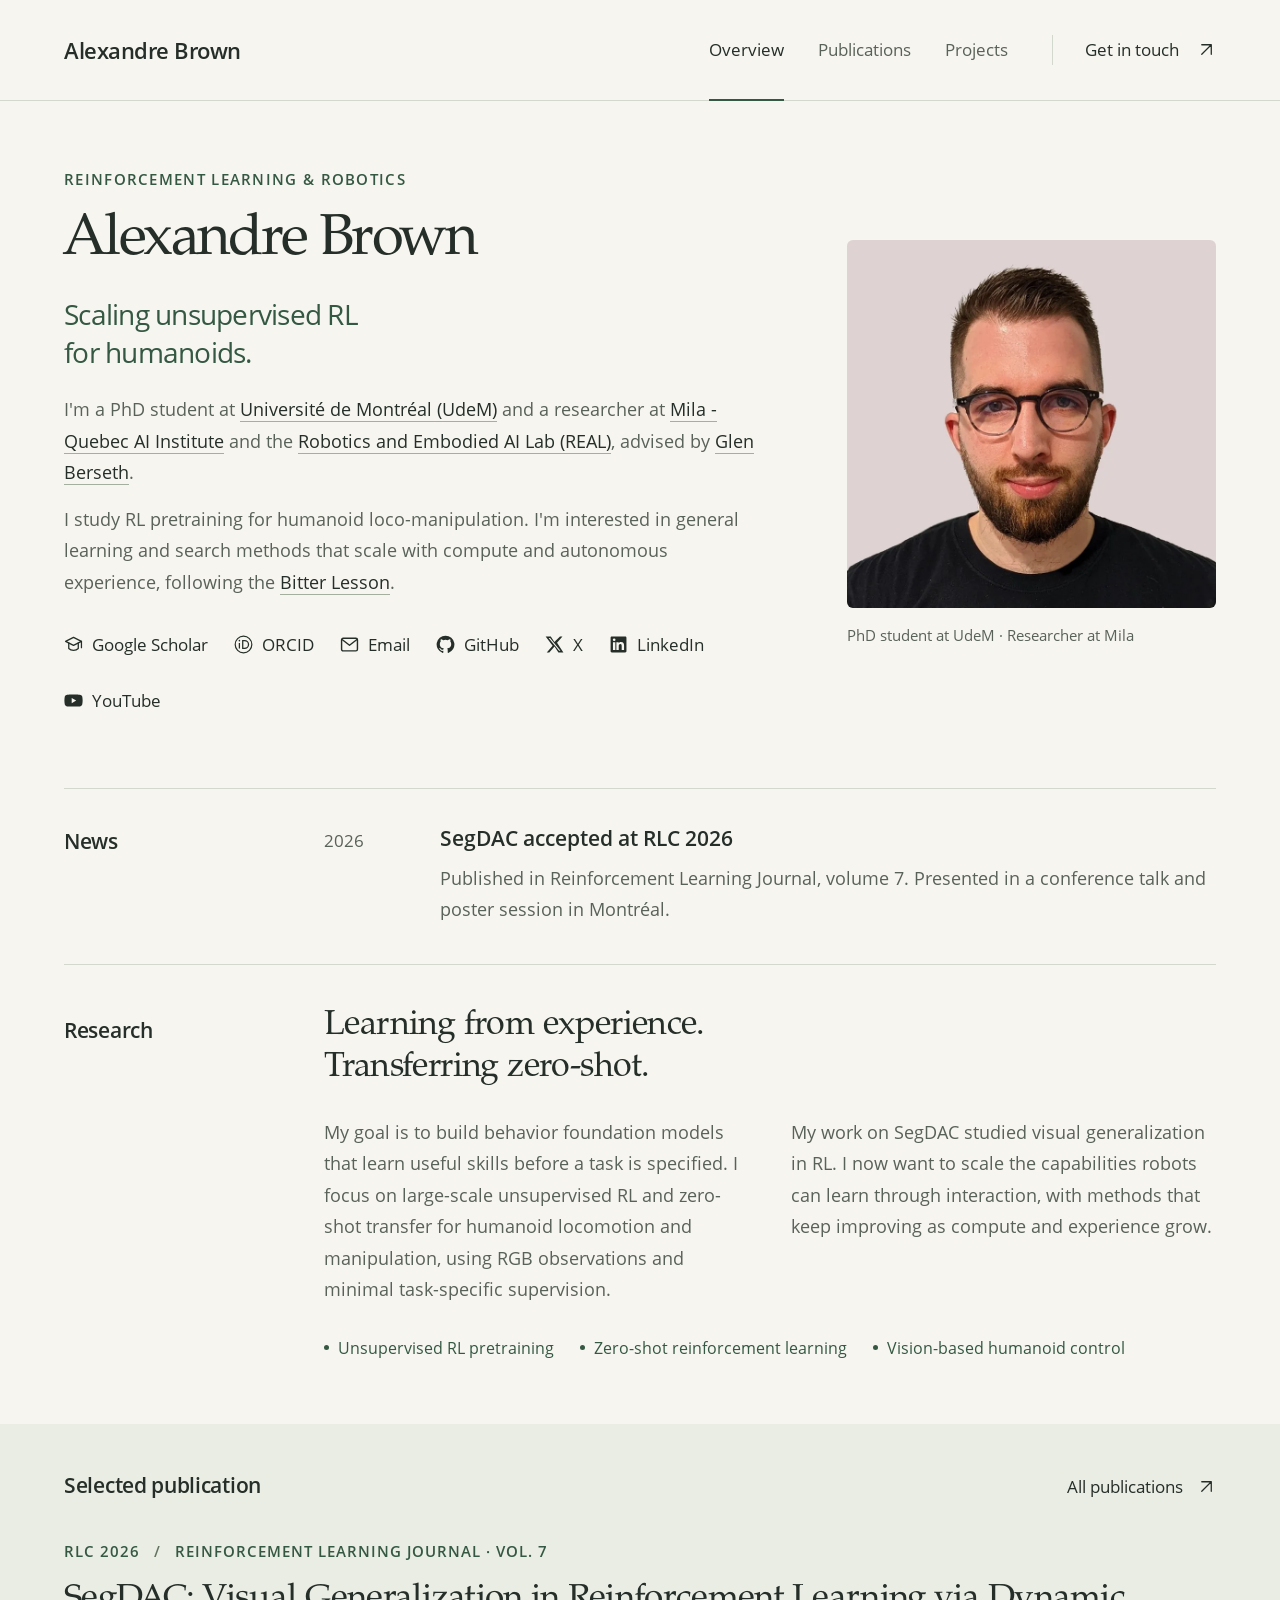
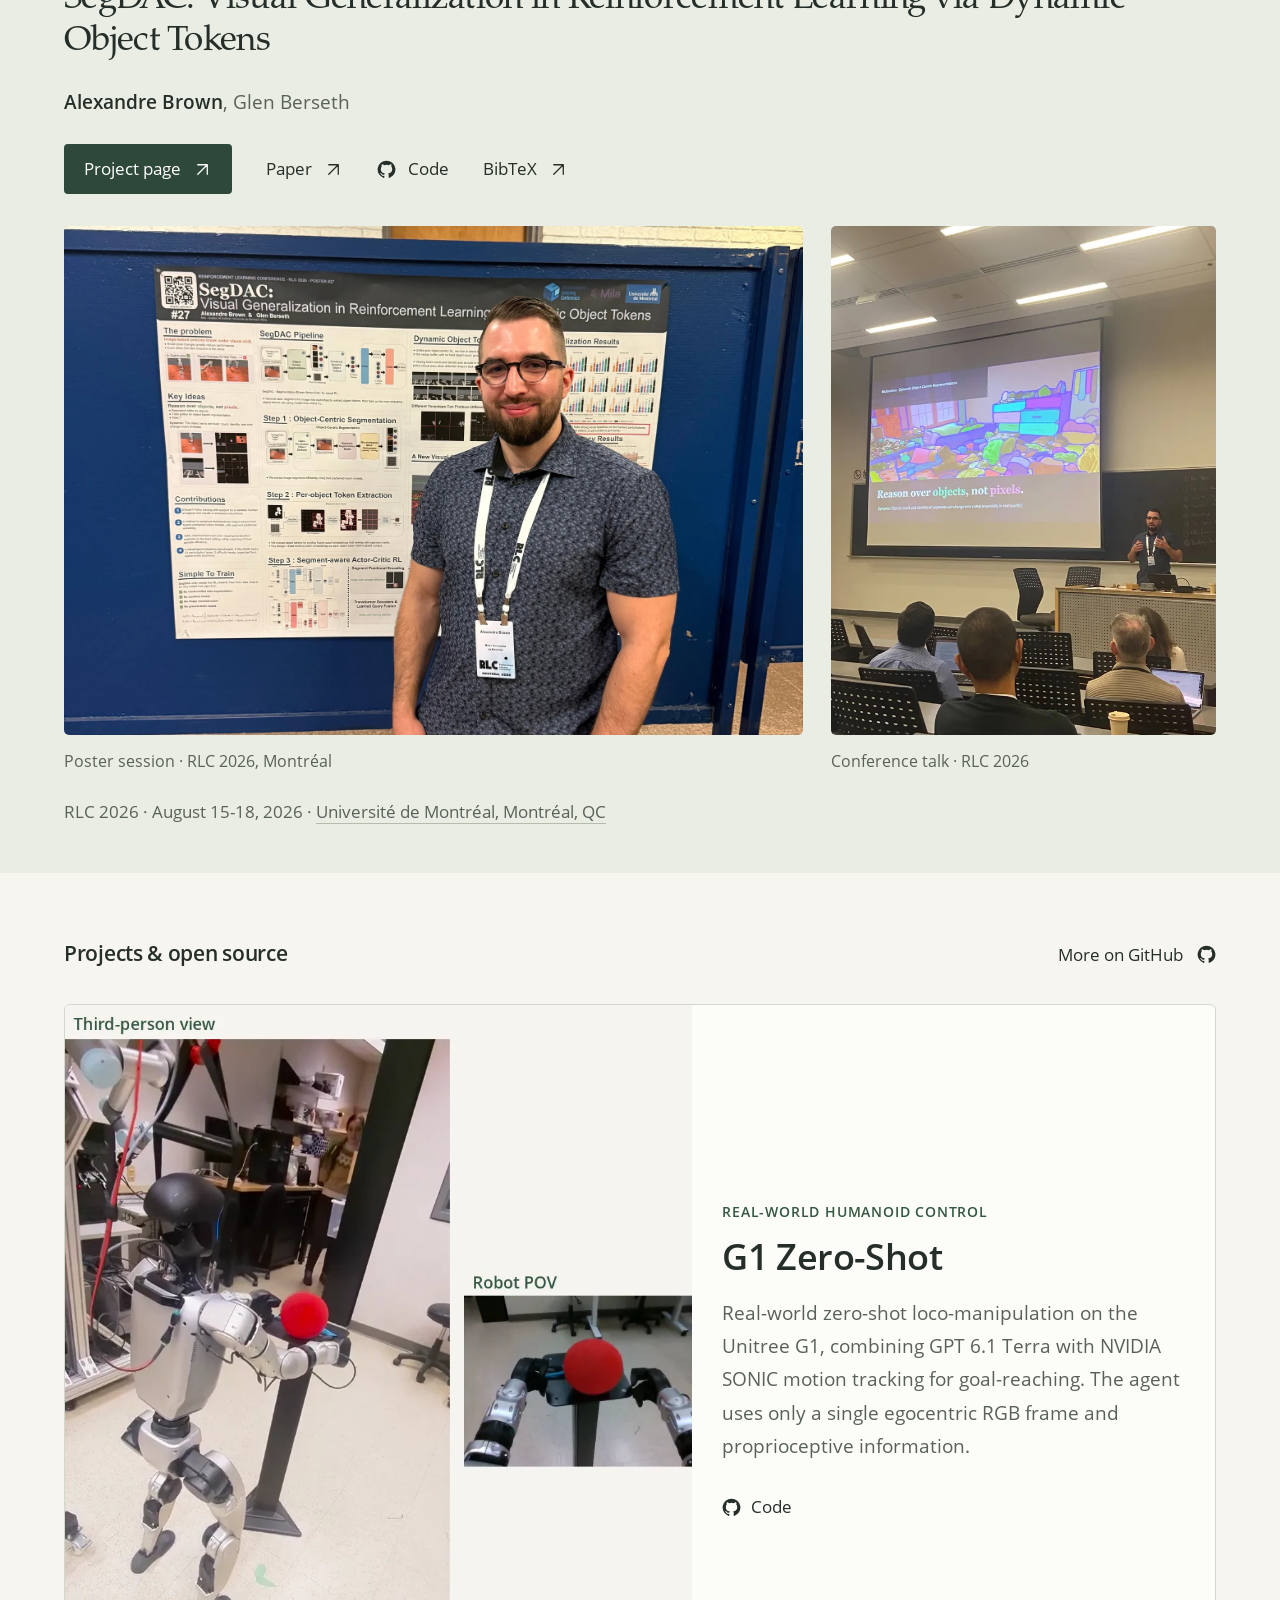
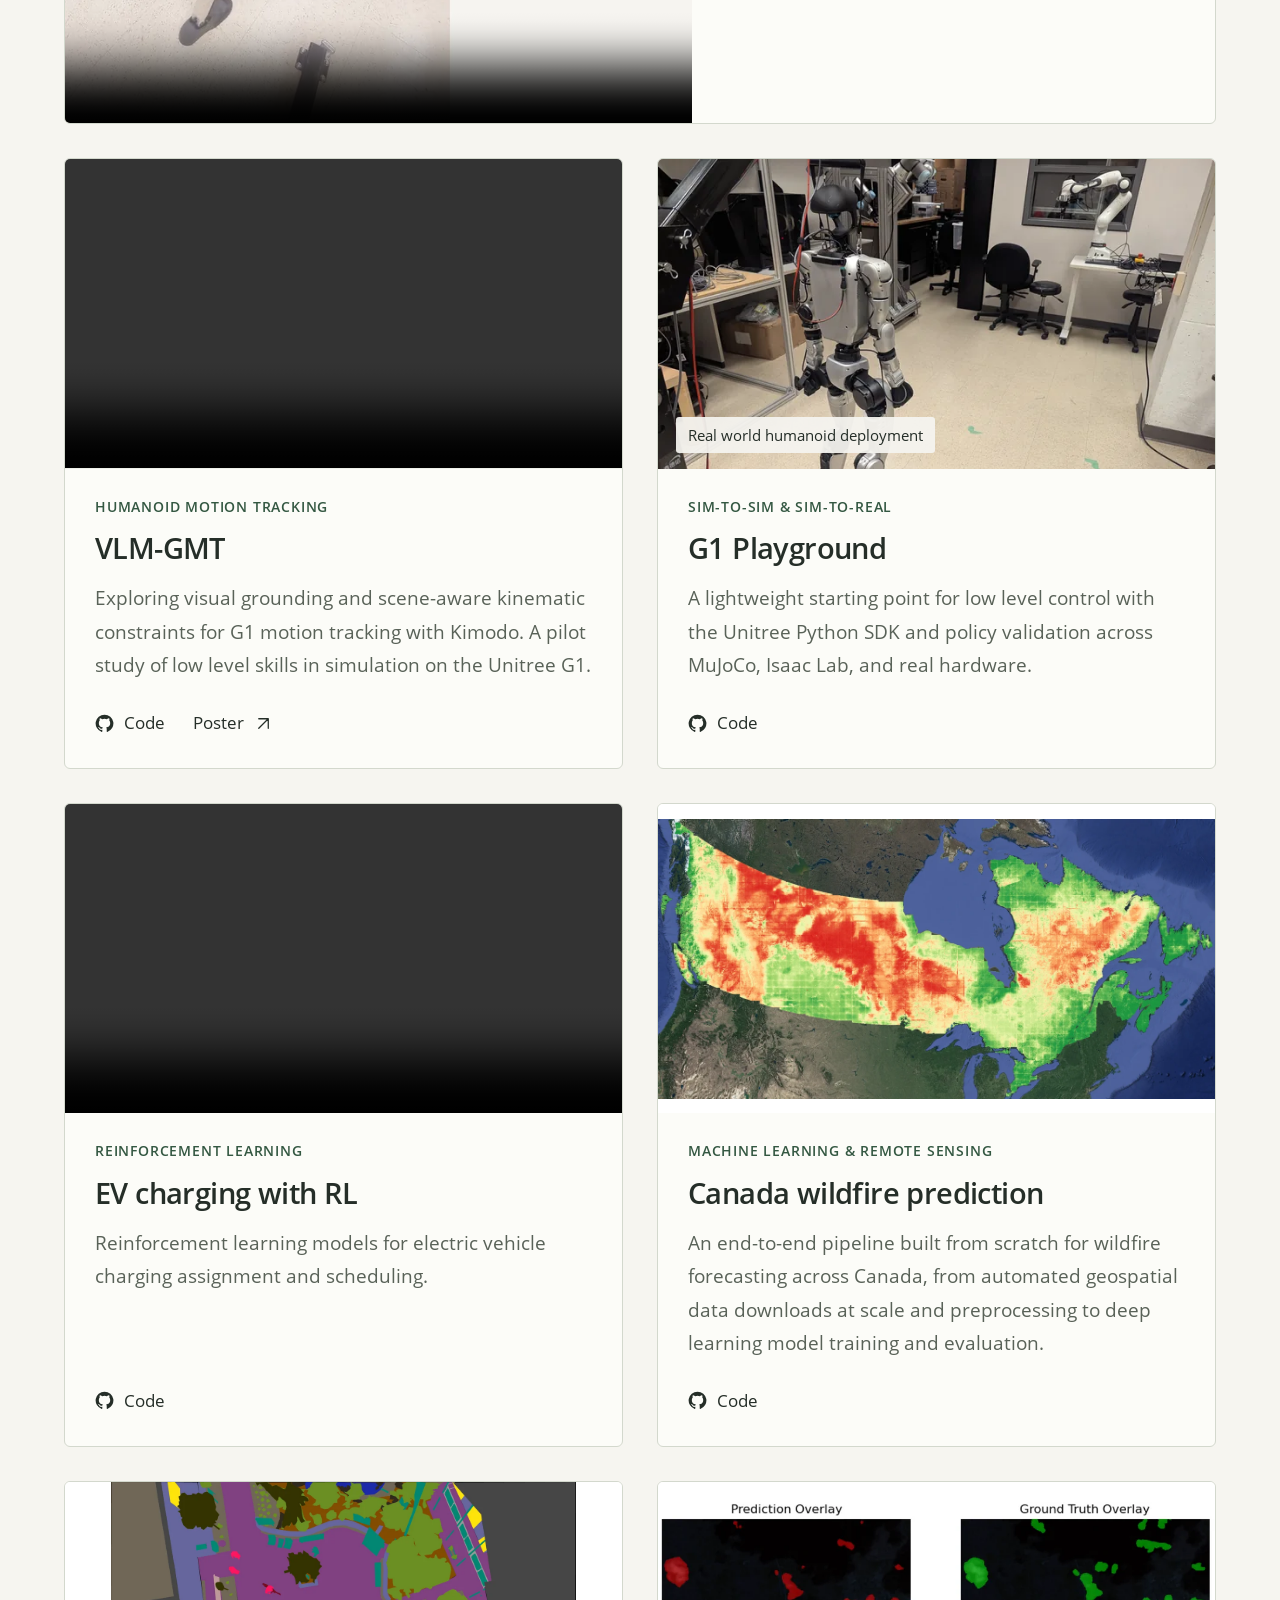
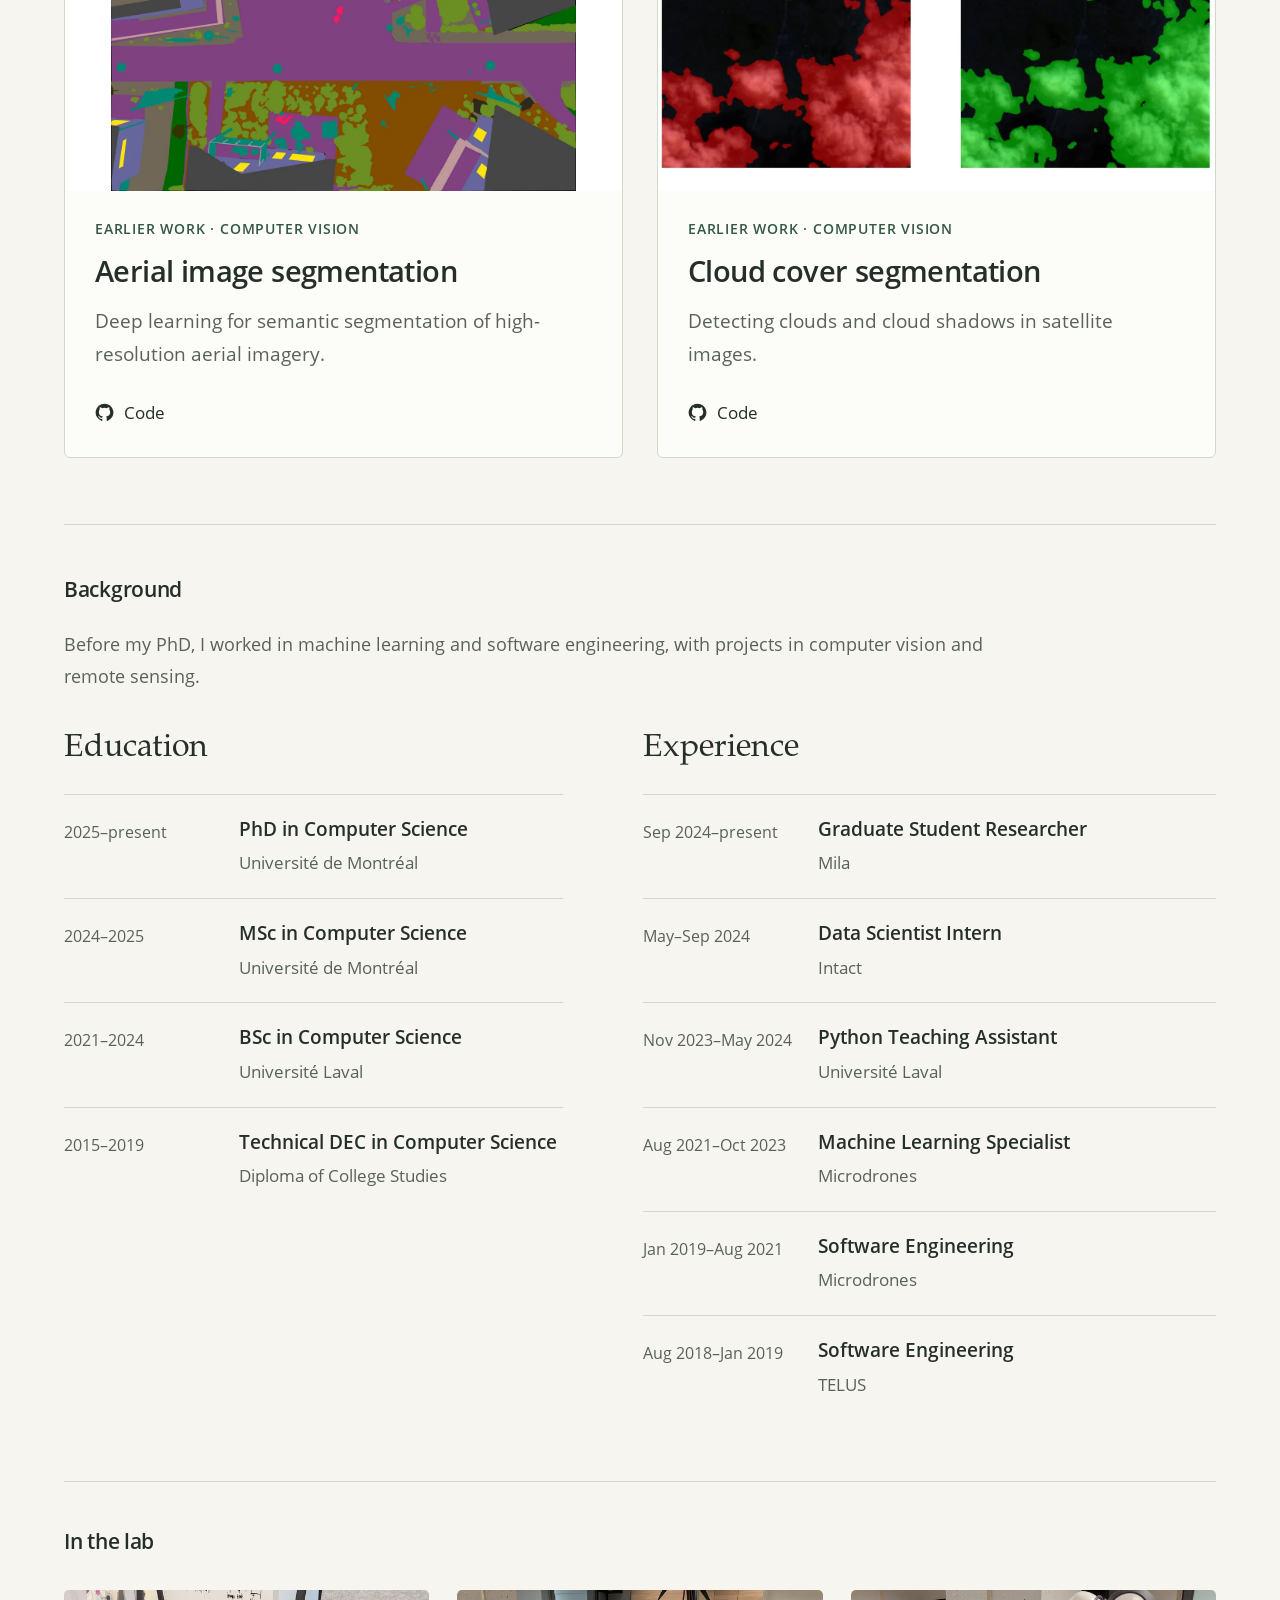
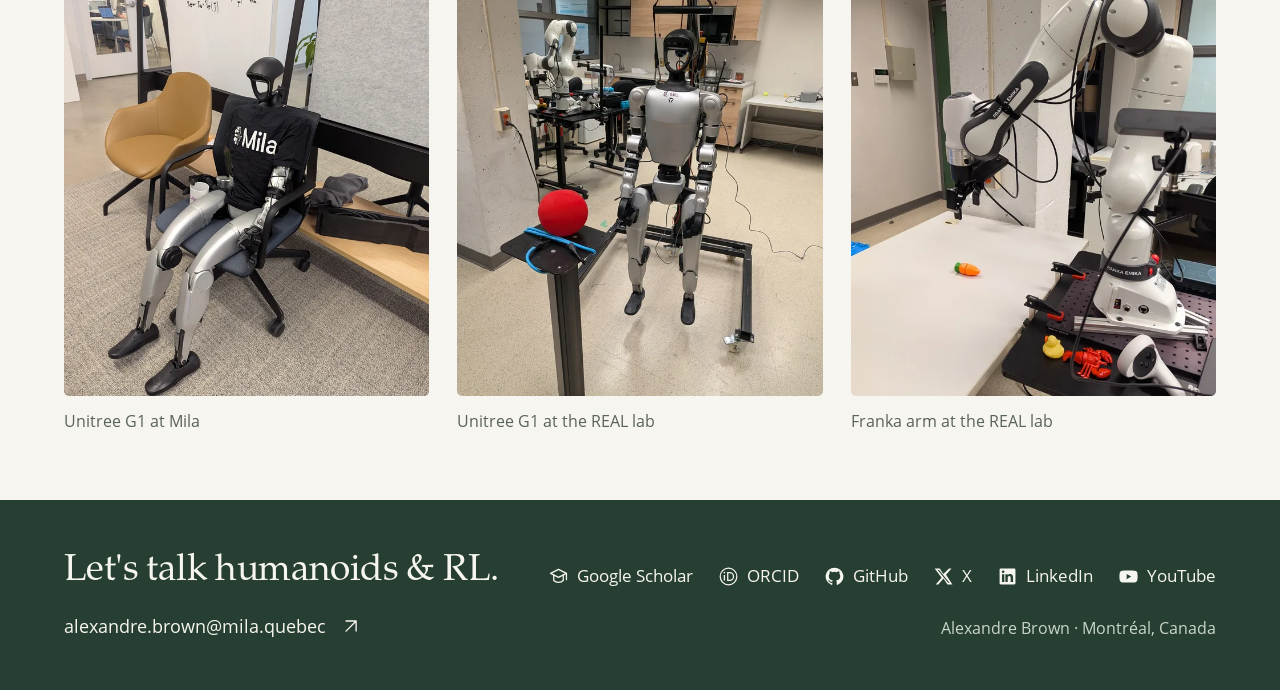
<file: index.html>
<!doctype html>
<html lang="en">

<head>
    <meta charset="utf-8">
    <meta name="viewport" content="width=device-width, initial-scale=1">
    <meta name="theme-color" content="#f6f5f0">
    <meta name="description"
        content="Alexandre Brown. PhD student at Université de Montréal and researcher at Mila and the Robotics and Embodied AI Lab (REAL). Unsupervised reinforcement learning, zero-shot transfer, and humanoid loco-manipulation.">
    <meta property="og:type" content="website">
    <meta property="og:title" content="Alexandre Brown | Reinforcement Learning & Robotics">
    <meta property="og:description"
        content="Alexandre Brown. PhD student at Université de Montréal and researcher at Mila and the Robotics and Embodied AI Lab (REAL). Unsupervised reinforcement learning, zero-shot transfer, and humanoid loco-manipulation.">
    <title>Alexandre Brown | Reinforcement Learning & Robotics</title>
    <link rel="icon" href="assets/favicon.svg" type="image/svg+xml">
    <link rel="preload" href="assets/fonts/open-sans-regular.woff2" as="font" type="font/woff2" crossorigin>
    <link rel="preload" href="assets/fonts/p052-roman.woff2" as="font" type="font/woff2" crossorigin>
    <link rel="stylesheet" href="assets/style.css">
    <script src="assets/site.js" defer></script>
</head>

<body><a class="skip-link" href="#main">Skip to content</a><svg class="icon-definitions"
        xmlns="http://www.w3.org/2000/svg" aria-hidden="true">
        <defs>
            <symbol id="icon-github" viewBox="0 0 24 24">
                <path fill="currentColor"
                    d="M12 .8a11.2 11.2 0 0 0-3.54 21.83c.56.1.77-.24.77-.54v-2.1c-3.13.68-3.79-1.33-3.79-1.33-.51-1.3-1.25-1.65-1.25-1.65-1.02-.7.08-.69.08-.69 1.13.08 1.72 1.16 1.72 1.16 1 1.71 2.62 1.22 3.26.93.1-.72.4-1.22.71-1.5-2.5-.28-5.12-1.25-5.12-5.56 0-1.23.44-2.23 1.16-3.02-.12-.29-.5-1.43.11-2.98 0 0 .95-.3 3.08 1.15a10.7 10.7 0 0 1 5.61 0c2.14-1.45 3.08-1.15 3.08-1.15.61 1.55.23 2.69.11 2.98.72.79 1.16 1.79 1.16 3.02 0 4.32-2.63 5.27-5.14 5.55.4.35.76 1.04.76 2.1v3.09c0 .3.2.65.77.54A11.2 11.2 0 0 0 12 .8Z" />
            </symbol>
            <symbol id="icon-x" viewBox="0 0 24 24">
                <path fill="currentColor"
                    d="M18.9 2H22l-6.8 7.8L23.2 22h-6.3L12 14.5 5.4 22H2.2l7.4-8.5L.8 2h6.5l4.5 6.8L18.9 2Zm-1.1 18h1.7L6.4 3.9H4.6L17.8 20Z" />
            </symbol>
            <symbol id="icon-linkedin" viewBox="0 0 24 24">
                <path fill="currentColor"
                    d="M20.5 2h-17C2.7 2 2 2.7 2 3.5v17c0 .8.7 1.5 1.5 1.5h17c.8 0 1.5-.7 1.5-1.5v-17c0-.8-.7-1.5-1.5-1.5ZM8 19H5V9h3v10ZM6.5 7.7a1.7 1.7 0 1 1 0-3.4 1.7 1.7 0 0 1 0 3.4ZM19 19h-3v-4.9c0-1.2 0-2.7-1.7-2.7s-2 1.3-2 2.6v5h-3V9h2.9v1.4c.4-.8 1.4-1.7 2.9-1.7 3.1 0 3.9 2.1 3.9 4.8V19Z" />
            </symbol>
            <symbol id="icon-youtube" viewBox="0 0 24 24">
                <path fill="currentColor"
                    d="M23 7a3 3 0 0 0-2.1-2.1C19 4.4 12 4.4 12 4.4S5 4.4 3.1 4.9A3 3 0 0 0 1 7a31 31 0 0 0-.5 5 31 31 0 0 0 .5 5 3 3 0 0 0 2.1 2.1c1.9.5 8.9.5 8.9.5s7 0 8.9-.5A3 3 0 0 0 23 17a31 31 0 0 0 .5-5 31 31 0 0 0-.5-5ZM9.7 15.3V8.7l5.7 3.3-5.7 3.3Z" />
            </symbol>
            <symbol id="icon-mail" viewBox="0 0 24 24">
                <g fill="none" stroke="currentColor" stroke-width="1.8" stroke-linecap="round" stroke-linejoin="round">
                    <rect x="2" y="4" width="20" height="16" rx="2" />
                    <path d="m3 6 9 7 9-7" />
                </g>
            </symbol>
            <symbol id="icon-arrow" viewBox="0 0 24 24">
                <path d="M6 18 18 6M6 6h12v12" fill="none" stroke="currentColor" stroke-width="1.6"
                    stroke-linecap="round" stroke-linejoin="round" />
            </symbol>
        <symbol id="icon-scholar" viewBox="0 0 24 24"><g fill="none" stroke="currentColor" stroke-width="1.6" stroke-linecap="round" stroke-linejoin="round"><path d="m2 8 10-5 10 5-10 5L2 8Z"/><path d="M6 10v7c3 3 9 3 12 0v-7M22 8v8"/></g></symbol>
<symbol id="icon-orcid" viewBox="0 0 24 24"><circle cx="12" cy="12" r="10.5" fill="none" stroke="currentColor" stroke-width="1.5"/><circle cx="6.8" cy="7.1" r="1" fill="currentColor"/><path d="M6.8 10v7M11 7h2.3a5 5 0 0 1 0 10H11V7Z" fill="none" stroke="currentColor" stroke-width="1.6"/></symbol></defs>
    </svg>
    <header class="site-header">
        <div class="header-inner container">
            <a class="wordmark" href="index.html">Alexandre Brown</a>
            <nav class="main-nav" aria-label="Main navigation">
                <a href="index.html" aria-current="page">Overview</a>
                <a href="publications.html">Publications</a>
                <a href="index.html#projects">Projects</a>
            </nav>
            <a class="header-contact" href="mailto:alexandre.brown@mila.quebec">Get in touch <svg class="icon"
                    aria-hidden="true">
                    <use href="#icon-arrow"></use>
                </svg></a>
        </div>
    </header>
    <main id="main">
        <section class="hero container" aria-labelledby="intro-title">
            <div class="hero-copy">
                <p class="eyebrow">Reinforcement learning & robotics</p>
                <h1 id="intro-title">Alexandre Brown</h1>
                <p class="hero-statement">Scaling unsupervised RL<br class="desktop-break"> for humanoids.</p>
                <p class="intro">I'm a PhD student at <a href="https://www.umontreal.ca/en/" target="_blank"
                        rel="noopener noreferrer">Université de Montréal
                        (UdeM)</a> and a researcher at <a href="https://mila.quebec/en" target="_blank"
                        rel="noopener noreferrer">Mila - Quebec AI Institute</a> and the <a href="https://montrealrobotics.ca/"
                        target="_blank" rel="noopener noreferrer">Robotics and Embodied AI Lab (REAL)</a>, advised by <a
                        href="https://neo-x.github.io/" target="_blank" rel="noopener noreferrer">Glen Berseth</a>.</p>
                <p class="intro">I study RL pretraining for humanoid loco-manipulation. I'm interested in general
                    learning and search methods that scale with compute and autonomous experience, following the <a
                        href="https://www.incompleteideas.net/IncIdeas/BitterLesson.html" target="_blank"
                        rel="noopener noreferrer">Bitter
                        Lesson</a>.</p>
                <div class="social-links" aria-label="Find me online"><a href="https://scholar.google.com/citations?hl=en&amp;user=fh0H9tIAAAAJ" target="_blank" rel="noopener noreferrer"><svg class="icon" aria-hidden="true"><use href="#icon-scholar"></use></svg><span>Google Scholar</span></a><a href="https://orcid.org/0009-0006-4547-0390" target="_blank" rel="me noopener noreferrer"><svg class="icon" aria-hidden="true"><use href="#icon-orcid"></use></svg><span>ORCID</span></a><a href="mailto:alexandre.brown@mila.quebec"
                        target="_blank" rel="noopener noreferrer"><svg class="icon" aria-hidden="true">
                            <use href="#icon-mail"></use>
                        </svg><span>Email</span></a><a href="https://github.com/AlexandreBrown/" target="_blank"
                        rel="noopener noreferrer"><svg class="icon" aria-hidden="true">
                            <use href="#icon-github"></use>
                        </svg><span>GitHub</span></a><a href="https://x.com/AlexandreBrown0" target="_blank"
                        rel="noopener noreferrer"><svg class="icon" aria-hidden="true">
                            <use href="#icon-x"></use>
                        </svg><span>X</span></a><a href="https://www.linkedin.com/in/alexandrebrown/" target="_blank"
                        rel="noopener noreferrer"><svg class="icon" aria-hidden="true">
                            <use href="#icon-linkedin"></use>
                        </svg><span>LinkedIn</span></a><a href="https://www.youtube.com/@brownz_rl" target="_blank"
                        rel="noopener noreferrer"><svg class="icon" aria-hidden="true">
                            <use href="#icon-youtube"></use>
                        </svg><span>YouTube</span></a></div>
            </div>
            <figure class="hero-figure"><img class="hero-portrait" src="assets/images/portrait.webp" width="800"
                    height="800" fetchpriority="high" alt="Portrait of Alexandre Brown">
                <figcaption>PhD student at UdeM · Researcher at Mila</figcaption>
            </figure>
        </section>
        <section class="news-section container section-rule" id="news" aria-labelledby="news-title">
            <div class="section-label">
                <h2 id="news-title">News</h2>
            </div>
            <div class="news-list">
                <article class="news-item"><time datetime="2026">2026</time>
                    <div>
                        <h3><a href="publications.html#segdac">SegDAC accepted at RLC 2026</a></h3>
                        <p>Published in Reinforcement Learning Journal, volume 7. Presented in a conference talk and
                            poster session in Montréal.</p>
                    </div>
                </article>
            </div>
        </section>
        <section class="research-section container section-rule" aria-labelledby="research-title">
            <div class="section-label">
                <h2 id="research-title">Research</h2>
            </div>
            <div class="research-body">
                <h3 class="research-lead">Learning from experience.<br>Transferring zero-shot.</h3>
                <div class="research-text">
                    <p>My goal is to build behavior foundation models that learn useful skills before a task is
                        specified. I focus on large-scale unsupervised RL and zero-shot transfer for humanoid locomotion
                        and manipulation, using RGB observations and minimal task-specific supervision.</p>
                    <p>My work on SegDAC studied visual generalization in RL. I now want to scale the capabilities
                        robots can learn through interaction, with methods that keep improving as compute and experience
                        grow.</p>
                </div>
                <ul class="research-topics" aria-label="Research interests">
                    <li>Unsupervised RL pretraining</li>
                    <li>Zero-shot reinforcement learning</li>
                    <li>Vision-based humanoid control</li>
                </ul>
            </div>
        </section>
        <section class="selected-work" aria-labelledby="selected-title">
            <div class="container">
                <div class="section-heading">
                    <div class="section-label">
                        <h2 id="selected-title">Selected publication</h2>
                    </div><a class="text-link" href="publications.html">All publications <svg class="icon"
                            aria-hidden="true">
                            <use href="#icon-arrow"></use>
                        </svg></a>
                </div>
                <article class="featured-paper">
                    <div class="paper-heading">
                        <p class="eyebrow paper-venue">RLC 2026 <span aria-hidden="true">/</span> Reinforcement Learning
                            Journal · Vol. 7</p>
                        <h3><a href="https://segdac.github.io/">SegDAC: Visual Generalization in Reinforcement Learning
                                via Dynamic Object Tokens</a></h3>
                        <p class="authors"><strong>Alexandre Brown</strong>, <a href="https://neo-x.github.io/">Glen
                                Berseth</a></p>
                        <div class="paper-links"><a class="button button-dark" href="https://segdac.github.io/"
                                target="_blank" rel="noopener noreferrer">Project
                                page <svg class="icon" aria-hidden="true">
                                    <use href="#icon-arrow"></use>
                                </svg></a><a href="https://arxiv.org/abs/2508.09325" target="_blank"
                                rel="noopener noreferrer">Paper <svg class="icon" aria-hidden="true">
                                    <use href="#icon-arrow"></use>
                                </svg></a><a href="https://github.com/SegDAC/SegDAC" target="_blank"
                                rel="noopener noreferrer"><svg class="icon" aria-hidden="true">
                                    <use href="#icon-github"></use>
                                </svg> Code</a><a href="publications.html#segdac-citation" target="_blank"
                                rel="noopener noreferrer">BibTeX <svg class="icon" aria-hidden="true">
                                    <use href="#icon-arrow"></use>
                                </svg></a></div>
                    </div>
                    <div class="conference-grid">
                        <figure class="poster-figure"><a class="photo-link" href="assets/images/segdac-poster.webp"
                                data-lightbox data-caption="Poster session · RLC 2026, Montréal"
                                aria-label="Enlarge photo: Alexandre Brown beside his SegDAC poster at RLC 2026"><img
                                    src="assets/images/segdac-poster.webp"
                                    srcset="assets/images/segdac-poster-640.webp 640w, assets/images/segdac-poster.webp 1800w"
                                    sizes="(max-width: 760px) 92vw, 60vw" width="1800" height="1239" loading="lazy"
                                    alt="Alexandre Brown beside his SegDAC poster at RLC 2026"><span class="expand-icon"
                                    aria-hidden="true">↗</span></a>
                            <figcaption>Poster session · RLC 2026, Montréal</figcaption>
                        </figure>
                        <figure class="talk-figure"><a class="photo-link" href="assets/images/segdac-talk.webp"
                                data-lightbox data-caption="Conference talk · RLC 2026"
                                aria-label="Enlarge photo: Alexandre presenting SegDAC to the conference audience"><img
                                    src="assets/images/segdac-talk.webp"
                                    srcset="assets/images/segdac-talk-640.webp 640w, assets/images/segdac-talk.webp 1440w"
                                    sizes="(max-width: 760px) 92vw, 32vw" width="1440" height="1920" loading="lazy"
                                    alt="Alexandre presenting SegDAC to the conference audience"><span
                                    class="expand-icon" aria-hidden="true">↗</span></a>
                            <figcaption>Conference talk · RLC 2026</figcaption>
                        </figure>
                    </div>
                    <p class="conference-note">RLC 2026 · August 15-18, 2026 · <a
                            href="https://maps.app.goo.gl/17q8MjLUsW4eya6a9" target="_blank"
                            rel="noopener noreferrer">Université de Montréal, Montréal, QC</a>
                    </p>
                </article>
            </div>
        </section>
        <section class="projects-section container" id="projects" aria-labelledby="projects-title">
            <div class="section-heading">
                <div class="section-label">
                    <h2 id="projects-title">Projects & open source</h2>
                </div><a class="text-link" href="https://github.com/AlexandreBrown/" target="_blank"
                    rel="noopener noreferrer">More on GitHub <svg class="icon" aria-hidden="true">
                        <use href="#icon-github"></use>
                    </svg></a>
            </div>
            <div class="projects-grid">
                <article class="project-card project-card-featured" id="g1-zero-shot">
                    <div class="project-visual project-video">
                        <video autoplay loop muted playsinline controls preload="metadata" width="880" height="1008"
                            poster="assets/images/g1-zero-shot-real-frames-poster.webp"
                            aria-label="Synchronized third-person and robot POV views of Unitree G1 zero-shot loco-manipulation">
                            <source src="assets/videos/g1-zero-shot-real-frames.mp4" type="video/mp4">
                            <a href="assets/videos/g1-zero-shot-real-frames.mp4">Watch the synchronized G1 Zero-Shot demo</a>
                        </video>
                    </div>
                    <div class="project-copy">
                        <p class="eyebrow">Real-world humanoid control</p>
                        <h3><a href="https://github.com/AlexandreBrown/G1-Zero-Shot" target="_blank"
                                rel="noopener noreferrer">G1 Zero-Shot</a></h3>
                        <p>Real-world zero-shot loco-manipulation on the Unitree G1, combining GPT 6.1 Terra with
                            NVIDIA SONIC motion tracking for goal-reaching. The agent uses only a single egocentric
                            RGB frame and proprioceptive information.</p>
                        <div class="project-links"><a href="https://github.com/AlexandreBrown/G1-Zero-Shot"
                                target="_blank" rel="noopener noreferrer"><svg class="icon" aria-hidden="true">
                                    <use href="#icon-github"></use>
                                </svg> Code</a></div>
                    </div>
                </article>
                <article class="project-card">
                    <div class="project-visual project-video">
                        <video autoplay muted playsinline controls preload="metadata" width="1000" height="500"
                            src="assets/videos/reach_gt.mp4"
                            data-video-playlist='["assets/videos/reach_gt.mp4", "assets/videos/kneel_gt.mp4", "assets/videos/walk_to_obj_gt.mp4"]'
                            aria-label="VLM-GMT simulation examples on the Unitree G1">
                            <a href="assets/videos/reach_gt.mp4">Watch the Unitree G1 simulation example</a>
                        </video>
                    </div>
                    <div class="project-copy">
                        <p class="eyebrow">Humanoid motion tracking</p>
                        <h3><a href="https://github.com/AlexandreBrown/VLM-GMT" target="_blank"
                                rel="noopener noreferrer">VLM-GMT</a></h3>
                        <p>Exploring visual grounding and scene-aware kinematic constraints for G1 motion tracking with
                            Kimodo. A pilot study of low level skills in simulation on the Unitree G1.</p>
                        <div class="project-links"><a href="https://github.com/AlexandreBrown/VLM-GMT" target="_blank"
                                rel="noopener noreferrer"><svg class="icon" aria-hidden="true">
                                    <use href="#icon-github"></use>
                                </svg> Code</a><a href="assets/vlm-gmt-poster.pdf" target="_blank"
                                rel="noopener noreferrer">Poster <svg class="icon" aria-hidden="true">
                                    <use href="#icon-arrow"></use>
                                </svg></a></div>
                    </div>
                </article>
                <article class="project-card"><a class="project-visual playground-visual"
                        href="https://github.com/AlexandreBrown/G1-Playground"><img
                            src="assets/images/g1-playground.webp"
                            srcset="assets/images/g1-playground-640.webp 640w, assets/images/g1-playground.webp 1600w"
                            sizes="(max-width:760px) 92vw, 45vw" width="1600" height="1205" loading="lazy"
                            alt="Unitree G1 humanoid in the Mila robotics lab"><span class="visual-caption">Real world humanoid deployment</span></a>
                    <div class="project-copy">
                        <p class="eyebrow">Sim-to-sim & sim-to-real</p>
                        <h3><a href="https://github.com/AlexandreBrown/G1-Playground" target="_blank"
                                rel="noopener noreferrer">G1 Playground</a></h3>
                        <p>A lightweight starting point for low level control with the Unitree Python SDK and policy
                            validation across MuJoCo, Isaac Lab, and real hardware.</p>
                        <div class="project-links"><a href="https://github.com/AlexandreBrown/G1-Playground"
                                target="_blank" rel="noopener noreferrer"><svg class="icon" aria-hidden="true">
                                    <use href="#icon-github"></use>
                                </svg> Code</a></div>
                    </div>
                </article>
                <article class="project-card">
                    <div class="project-visual project-video">
                        <video autoplay loop muted playsinline controls preload="metadata" width="1920" height="1080"
                            aria-label="EV charging assignment and scheduling with reinforcement learning">
                            <source src="assets/videos/ev_charging_rl_example.mp4" type="video/mp4">
                            <a href="assets/videos/ev_charging_rl_example.mp4">Watch the EV charging RL example</a>
                        </video>
                    </div>
                    <div class="project-copy">
                        <p class="eyebrow">Reinforcement learning</p>
                        <h3><a href="https://github.com/INF8250AE/EV-charging-rl" target="_blank"
                                rel="noopener noreferrer">EV charging with RL</a></h3>
                        <p>Reinforcement learning models for electric vehicle charging assignment and scheduling.</p>
                        <div class="project-links"><a href="https://github.com/INF8250AE/EV-charging-rl" target="_blank"
                                rel="noopener noreferrer"><svg class="icon" aria-hidden="true">
                                    <use href="#icon-github"></use>
                                </svg> Code</a></div>
                    </div>
                </article>
                <article class="project-card"><a class="project-visual visual-contain"
                        href="https://github.com/AlexandreBrown/WildfirePrediction" target="_blank"
                        rel="noopener noreferrer"><img src="assets/images/project-wildfire.webp" width="1200"
                            height="604" loading="lazy" alt="Wildfire risk prediction maps across Canada"></a>
                    <div class="project-copy">
                        <p class="eyebrow">Machine learning & remote sensing</p>
                        <h3><a href="https://github.com/AlexandreBrown/WildfirePrediction" target="_blank"
                                rel="noopener noreferrer">Canada wildfire
                                prediction</a></h3>
                        <p>An end-to-end pipeline built from scratch for wildfire forecasting across Canada, from
                            automated geospatial data downloads at scale and preprocessing to deep learning model
                            training and evaluation.</p>
                        <div class="project-links"><a href="https://github.com/AlexandreBrown/WildfirePrediction"
                                target="_blank" rel="noopener noreferrer"><svg class="icon" aria-hidden="true">
                                    <use href="#icon-github"></use>
                                </svg> Code</a></div>
                    </div>
                </article>
                <article class="project-card compact-project"><a class="project-visual visual-contain"
                        href="https://github.com/AlexandreBrown/AerialSemanticSegmentation" target="_blank"
                        rel="noopener noreferrer"><img src="assets/images/project-aerial.webp" width="1200" height="800"
                            loading="lazy" alt="Aerial imagery and semantic segmentation outputs"></a>
                    <div class="project-copy">
                        <p class="eyebrow">Earlier work · Computer vision</p>
                        <h3><a href="https://github.com/AlexandreBrown/AerialSemanticSegmentation" target="_blank"
                                rel="noopener noreferrer">Aerial image
                                segmentation</a></h3>
                        <p>Deep learning for semantic segmentation of high-resolution aerial imagery.</p>
                        <div class="project-links"><a
                                href="https://github.com/AlexandreBrown/AerialSemanticSegmentation" target="_blank"
                                rel="noopener noreferrer"><svg class="icon" aria-hidden="true">
                                    <use href="#icon-github"></use>
                                </svg> Code</a></div>
                    </div>
                </article>
                <article class="project-card compact-project"><a class="project-visual visual-contain"
                        href="https://github.com/GIF-7005-Projet/cloud-cover-detection" target="_blank"
                        rel="noopener noreferrer"><img src="assets/images/project-clouds.webp" width="921" height="446"
                            loading="lazy" alt="Satellite imagery and predicted cloud and cloud-shadow masks"></a>
                    <div class="project-copy">
                        <p class="eyebrow">Earlier work · Computer vision</p>
                        <h3><a href="https://github.com/GIF-7005-Projet/cloud-cover-detection" target="_blank"
                                rel="noopener noreferrer">Cloud cover
                                segmentation</a></h3>
                        <p>Detecting clouds and cloud shadows in satellite images.</p>
                        <div class="project-links"><a href="https://github.com/GIF-7005-Projet/cloud-cover-detection"
                                target="_blank" rel="noopener noreferrer"><svg class="icon" aria-hidden="true">
                                    <use href="#icon-github"></use>
                                </svg> Code</a></div>
                    </div>
                </article>
            </div>
        </section>
        <section class="background-section container section-rule" aria-labelledby="background-title">
            <div class="section-label">
                <h2 id="background-title">Background</h2>
            </div>
            <p class="background-intro">Before my PhD, I worked in machine learning and software engineering, with
                projects in computer vision and remote sensing.</p>
            <div class="background-grid">
                <div class="history">
                    <h3 class="history-heading">Education</h3>
                    <div class="history-row">
                        <p class="history-date">2025–present</p>
                        <div>
                            <h4>PhD in Computer Science</h4>
                            <p>Université de Montréal</p>
                        </div>
                    </div>
                    <div class="history-row">
                        <p class="history-date">2024–2025</p>
                        <div>
                            <h4>MSc in Computer Science</h4>
                            <p>Université de Montréal</p>
                        </div>
                    </div>
                    <div class="history-row">
                        <p class="history-date">2021–2024</p>
                        <div>
                            <h4>BSc in Computer Science</h4>
                            <p>Université Laval</p>
                        </div>
                    </div>
                    <div class="history-row">
                        <p class="history-date">2015–2019</p>
                        <div>
                            <h4>Technical DEC in Computer Science</h4>
                            <p>Diploma of College Studies</p>
                        </div>
                    </div>
                </div>
                <div class="history">
                    <h3 class="history-heading">Experience</h3>
                    <div class="history-row">
                        <p class="history-date">Sep 2024–present</p>
                        <div>
                            <h4>Graduate Student Researcher</h4>
                            <p>Mila</p>
                        </div>
                    </div>
                    <div class="history-row">
                        <p class="history-date">May–Sep 2024</p>
                        <div>
                            <h4>Data Scientist Intern</h4>
                            <p>Intact</p>
                        </div>
                    </div>
                    <div class="history-row">
                        <p class="history-date">Nov 2023–May 2024</p>
                        <div>
                            <h4>Python Teaching Assistant</h4>
                            <p>Université Laval</p>
                        </div>
                    </div>
                    <div class="history-row">
                        <p class="history-date">Aug 2021–Oct 2023</p>
                        <div>
                            <h4>Machine Learning Specialist</h4>
                            <p>Microdrones</p>
                        </div>
                    </div>
                    <div class="history-row">
                        <p class="history-date">Jan 2019–Aug 2021</p>
                        <div>
                            <h4>Software Engineering</h4>
                            <p>Microdrones</p>
                        </div>
                    </div>
                    <div class="history-row">
                        <p class="history-date">Aug 2018–Jan 2019</p>
                        <div>
                            <h4>Software Engineering</h4>
                            <p>TELUS</p>
                        </div>
                    </div>
                </div>
            </div>
        </section>
        <section class="lab-section container section-rule" aria-labelledby="lab-title">
            <div class="section-heading">
                <div class="section-label">
                    <h2 id="lab-title">In the lab</h2>
                </div>
                <p class="section-note"></p>
            </div>
            <div class="lab-grid">
                <figure class="seated-figure"><a class="photo-link" href="assets/images/g1-seated.webp" data-lightbox
                        data-caption="Unitree G1 at Mila"
                        aria-label="Enlarge photo: A seated Unitree G1 wearing a Mila shirt"><img
                            src="assets/images/g1-seated.webp"
                            srcset="assets/images/g1-seated-640.webp 640w, assets/images/g1-seated.webp 1440w"
                            sizes="(max-width: 760px) 92vw, 32vw" width="1440" height="1913" loading="lazy"
                            alt="A seated Unitree G1 wearing a Mila shirt"><span class="expand-icon"
                            aria-hidden="true">↗</span></a>
                    <figcaption>Unitree G1 at Mila</figcaption>
                </figure>
                <figure class=""><a class="photo-link" href="assets/images/g1-lab.webp" data-lightbox
                        data-caption="Unitree G1 at the REAL lab"
                        aria-label="Enlarge photo: Unitree G1 beside a red ball in the robotics lab"><img
                            src="assets/images/g1-lab.webp"
                            srcset="assets/images/g1-lab-640.webp 640w, assets/images/g1-lab.webp 1440w"
                            sizes="(max-width: 760px) 92vw, 32vw" width="1440" height="1913" loading="lazy"
                            alt="Unitree G1 beside a red ball in the robotics lab"><span class="expand-icon"
                            aria-hidden="true">↗</span></a>
                    <figcaption>Unitree G1 at the REAL lab</figcaption>
                </figure>
                <figure class=""><a class="photo-link" href="assets/images/franka.webp" data-lightbox
                        data-caption="Franka Panda at the REAL lab"
                        aria-label="Enlarge photo: Franka Panda above a tabletop manipulation setup"><img
                            src="assets/images/franka.webp"
                            srcset="assets/images/franka-640.webp 640w, assets/images/franka.webp 1440w"
                            sizes="(max-width: 760px) 92vw, 32vw" width="1440" height="1913" loading="lazy"
                            alt="Franka Panda above a tabletop manipulation setup"><span class="expand-icon"
                            aria-hidden="true">↗</span></a>
                    <figcaption>Franka arm at the REAL lab</figcaption>
                </figure>
            </div>
        </section>
    </main>
    <footer class="site-footer">
        <div class="container footer-inner">
            <div>
                <p class="footer-name">Let's talk humanoids & RL.</p><a class="email-link"
                    href="mailto:alexandre.brown@mila.quebec">alexandre.brown@mila.quebec <svg class="icon"
                        aria-hidden="true">
                        <use href="#icon-arrow"></use>
                    </svg></a>
            </div>
            <div class="footer-right">
                <div class="social-links" aria-label="Find me online"><a href="https://scholar.google.com/citations?hl=en&amp;user=fh0H9tIAAAAJ" target="_blank" rel="noopener noreferrer"><svg class="icon" aria-hidden="true"><use href="#icon-scholar"></use></svg><span>Google Scholar</span></a><a href="https://orcid.org/0009-0006-4547-0390" target="_blank" rel="me noopener noreferrer"><svg class="icon" aria-hidden="true"><use href="#icon-orcid"></use></svg><span>ORCID</span></a><a href="https://github.com/AlexandreBrown/"
                        target="_blank" rel="noopener noreferrer"><svg class="icon" aria-hidden="true">
                            <use href="#icon-github"></use>
                        </svg><span>GitHub</span></a><a href="https://x.com/AlexandreBrown0" target="_blank"
                        rel="noopener noreferrer"><svg class="icon" aria-hidden="true">
                            <use href="#icon-x"></use>
                        </svg><span>X</span></a><a href="https://www.linkedin.com/in/alexandrebrown/" target="_blank"
                        rel="noopener noreferrer"><svg class="icon" aria-hidden="true">
                            <use href="#icon-linkedin"></use>
                        </svg><span>LinkedIn</span></a><a href="https://www.youtube.com/@brownz_rl" target="_blank"
                        rel="noopener noreferrer"><svg class="icon" aria-hidden="true">
                            <use href="#icon-youtube"></use>
                        </svg><span>YouTube</span></a></div>
                <p>Alexandre Brown · Montréal, Canada</p>
            </div>
        </div>
    </footer>
    <dialog class="photo-dialog" aria-label="Photo viewer"><button class="dialog-close" type="button"
            aria-label="Close photo viewer">Close <span aria-hidden="true">x</span></button>
        <figure><img alt="">
            <figcaption></figcaption>
        </figure>
    </dialog>
</body>

</html>
</file>
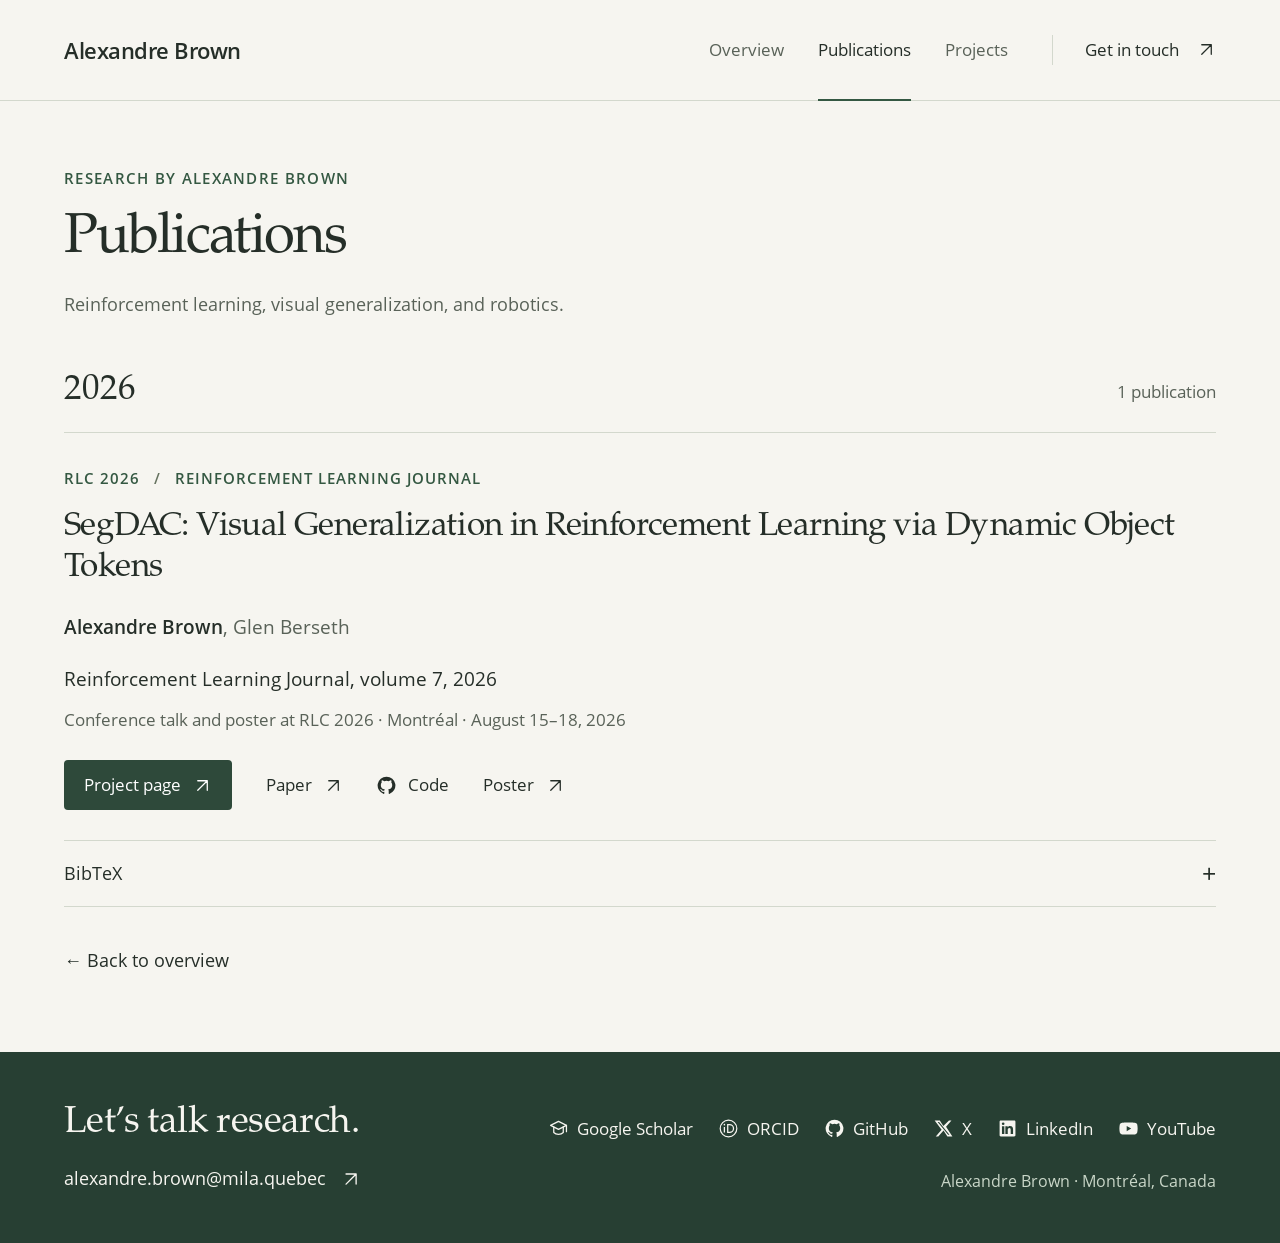
<file: publications.html>
<!doctype html><html lang="en"><head>
<meta charset="utf-8"><meta name="viewport" content="width=device-width, initial-scale=1">
<meta name="theme-color" content="#f6f5f0"><meta name="description" content="Research publications by Alexandre Brown. SegDAC, Reinforcement Learning Journal volume 7 and RLC 2026.">
<meta property="og:type" content="website"><meta property="og:title" content="Publications | Alexandre Brown"><meta property="og:description" content="Research publications by Alexandre Brown. SegDAC, Reinforcement Learning Journal volume 7 and RLC 2026.">
<meta name="citation_title" content="SegDAC: Visual Generalization in Reinforcement Learning via Dynamic Object Tokens"><meta name="citation_author" content="Alexandre Brown"><meta name="citation_author" content="Glen Berseth"><meta name="citation_publication_date" content="2026"><meta name="citation_journal_title" content="Reinforcement Learning Journal"><meta name="citation_volume" content="7"><meta name="citation_pdf_url" content="https://arxiv.org/pdf/2508.09325"><title>Publications | Alexandre Brown</title><link rel="icon" href="assets/favicon.svg" type="image/svg+xml">
<link rel="preload" href="assets/fonts/open-sans-regular.woff2" as="font" type="font/woff2" crossorigin>
<link rel="preload" href="assets/fonts/p052-roman.woff2" as="font" type="font/woff2" crossorigin>
<link rel="stylesheet" href="assets/style.css"><script src="assets/site.js" defer></script></head><body class="publications-page"><a class="skip-link" href="#main">Skip to content</a><svg class="icon-definitions" xmlns="http://www.w3.org/2000/svg" aria-hidden="true"><defs>
<symbol id="icon-github" viewBox="0 0 24 24"><path fill="currentColor" d="M12 .8a11.2 11.2 0 0 0-3.54 21.83c.56.1.77-.24.77-.54v-2.1c-3.13.68-3.79-1.33-3.79-1.33-.51-1.3-1.25-1.65-1.25-1.65-1.02-.7.08-.69.08-.69 1.13.08 1.72 1.16 1.72 1.16 1 1.71 2.62 1.22 3.26.93.1-.72.4-1.22.71-1.5-2.5-.28-5.12-1.25-5.12-5.56 0-1.23.44-2.23 1.16-3.02-.12-.29-.5-1.43.11-2.98 0 0 .95-.3 3.08 1.15a10.7 10.7 0 0 1 5.61 0c2.14-1.45 3.08-1.15 3.08-1.15.61 1.55.23 2.69.11 2.98.72.79 1.16 1.79 1.16 3.02 0 4.32-2.63 5.27-5.14 5.55.4.35.76 1.04.76 2.1v3.09c0 .3.2.65.77.54A11.2 11.2 0 0 0 12 .8Z"/></symbol>
<symbol id="icon-x" viewBox="0 0 24 24"><path fill="currentColor" d="M18.9 2H22l-6.8 7.8L23.2 22h-6.3L12 14.5 5.4 22H2.2l7.4-8.5L.8 2h6.5l4.5 6.8L18.9 2Zm-1.1 18h1.7L6.4 3.9H4.6L17.8 20Z"/></symbol>
<symbol id="icon-linkedin" viewBox="0 0 24 24"><path fill="currentColor" d="M20.5 2h-17C2.7 2 2 2.7 2 3.5v17c0 .8.7 1.5 1.5 1.5h17c.8 0 1.5-.7 1.5-1.5v-17c0-.8-.7-1.5-1.5-1.5ZM8 19H5V9h3v10ZM6.5 7.7a1.7 1.7 0 1 1 0-3.4 1.7 1.7 0 0 1 0 3.4ZM19 19h-3v-4.9c0-1.2 0-2.7-1.7-2.7s-2 1.3-2 2.6v5h-3V9h2.9v1.4c.4-.8 1.4-1.7 2.9-1.7 3.1 0 3.9 2.1 3.9 4.8V19Z"/></symbol>
<symbol id="icon-youtube" viewBox="0 0 24 24"><path fill="currentColor" d="M23 7a3 3 0 0 0-2.1-2.1C19 4.4 12 4.4 12 4.4S5 4.4 3.1 4.9A3 3 0 0 0 1 7a31 31 0 0 0-.5 5 31 31 0 0 0 .5 5 3 3 0 0 0 2.1 2.1c1.9.5 8.9.5 8.9.5s7 0 8.9-.5A3 3 0 0 0 23 17a31 31 0 0 0 .5-5 31 31 0 0 0-.5-5ZM9.7 15.3V8.7l5.7 3.3-5.7 3.3Z"/></symbol>
<symbol id="icon-mail" viewBox="0 0 24 24"><g fill="none" stroke="currentColor" stroke-width="1.8" stroke-linecap="round" stroke-linejoin="round"><rect x="2" y="4" width="20" height="16" rx="2"/><path d="m3 6 9 7 9-7"/></g></symbol>
<symbol id="icon-arrow" viewBox="0 0 24 24"><path d="M6 18 18 6M6 6h12v12" fill="none" stroke="currentColor" stroke-width="1.6" stroke-linecap="round" stroke-linejoin="round"/></symbol>
<symbol id="icon-scholar" viewBox="0 0 24 24"><g fill="none" stroke="currentColor" stroke-width="1.6" stroke-linecap="round" stroke-linejoin="round"><path d="m2 8 10-5 10 5-10 5L2 8Z"/><path d="M6 10v7c3 3 9 3 12 0v-7M22 8v8"/></g></symbol>
<symbol id="icon-orcid" viewBox="0 0 24 24"><circle cx="12" cy="12" r="10.5" fill="none" stroke="currentColor" stroke-width="1.5"/><circle cx="6.8" cy="7.1" r="1" fill="currentColor"/><path d="M6.8 10v7M11 7h2.3a5 5 0 0 1 0 10H11V7Z" fill="none" stroke="currentColor" stroke-width="1.6"/></symbol></defs></svg>
<header class="site-header"><div class="header-inner container">
<a class="wordmark" href="index.html">Alexandre Brown</a>
<nav class="main-nav" aria-label="Main navigation">
<a href="index.html">Overview</a>
<a href="publications.html" aria-current="page">Publications</a>
<a href="index.html#projects">Projects</a></nav>
<a class="header-contact" href="mailto:alexandre.brown@mila.quebec">Get in touch <svg class="icon" aria-hidden="true"><use href="#icon-arrow"></use></svg></a>
</div></header>
<main id="main" class="container publications-main"><header class="page-intro"><p class="eyebrow">Research by Alexandre Brown</p><h1>Publications</h1><p>Reinforcement learning, visual generalization, and robotics.</p></header>
<section class="publication-year" aria-labelledby="year-2026"><div class="year-heading"><h2 id="year-2026">2026</h2><span>1 publication</span></div>
<article class="publication-entry" id="segdac"><div class="publication-content"><p class="eyebrow paper-venue">RLC 2026 <span aria-hidden="true">/</span> Reinforcement Learning Journal</p><h3><a href="https://segdac.github.io/">SegDAC: Visual Generalization in Reinforcement Learning via Dynamic Object Tokens</a></h3><p class="authors"><strong>Alexandre Brown</strong>, <a href="https://neo-x.github.io/">Glen Berseth</a></p><p class="publication-meta">Reinforcement Learning Journal, volume 7, 2026</p><p class="presentation-meta">Conference talk and poster at RLC 2026 · Montréal · August 15–18, 2026</p>
<div class="paper-links"><a class="button button-dark" href="https://segdac.github.io/">Project page <svg class="icon" aria-hidden="true"><use href="#icon-arrow"></use></svg></a><a href="https://arxiv.org/abs/2508.09325">Paper <svg class="icon" aria-hidden="true"><use href="#icon-arrow"></use></svg></a><a href="https://github.com/SegDAC/SegDAC"><svg class="icon" aria-hidden="true"><use href="#icon-github"></use></svg> Code</a><a href="https://segdac.github.io/static/pdfs/RLC2026_SegDAC_Poster.pdf">Poster <svg class="icon" aria-hidden="true"><use href="#icon-arrow"></use></svg></a></div>
<details class="citation" id="segdac-citation"><summary>BibTeX <span class="details-symbol" aria-hidden="true">+</span></summary><div class="citation-body"><div class="citation-actions"><a href="assets/segdac.bib" download="brown2026segdac.bib" data-download-citation>Download .bib <span aria-hidden="true">↓</span></a><button class="copy-citation" type="button" data-copy-citation>Copy citation</button></div><pre><code id="citation-text">@article{brown2026segdac,
    title={SegDAC: Visual Generalization in Reinforcement Learning via Dynamic Object Tokens},
    author={Alexandre Brown and Glen Berseth},
    journal={Reinforcement Learning Journal},
    volume={7},
    pages={},
    year={2026}
}</code></pre><p class="copy-status" role="status" aria-live="polite"></p></div></details></div></article></section>
<p class="back-link"><a href="index.html">← Back to overview</a></p></main><footer class="site-footer"><div class="container footer-inner">
<div><p class="footer-name">Let’s talk research.</p><a class="email-link" href="mailto:alexandre.brown@mila.quebec">alexandre.brown@mila.quebec <svg class="icon" aria-hidden="true"><use href="#icon-arrow"></use></svg></a></div>
<div class="footer-right"><div class="social-links" aria-label="Find me online"><a href="https://scholar.google.com/citations?hl=en&amp;user=fh0H9tIAAAAJ" target="_blank" rel="noopener noreferrer"><svg class="icon" aria-hidden="true"><use href="#icon-scholar"></use></svg><span>Google Scholar</span></a><a href="https://orcid.org/0009-0006-4547-0390" target="_blank" rel="me noopener noreferrer"><svg class="icon" aria-hidden="true"><use href="#icon-orcid"></use></svg><span>ORCID</span></a><a href="https://github.com/AlexandreBrown/"><svg class="icon" aria-hidden="true"><use href="#icon-github"></use></svg><span>GitHub</span></a><a href="https://x.com/AlexandreBrown0"><svg class="icon" aria-hidden="true"><use href="#icon-x"></use></svg><span>X</span></a><a href="https://www.linkedin.com/in/alexandrebrown/"><svg class="icon" aria-hidden="true"><use href="#icon-linkedin"></use></svg><span>LinkedIn</span></a><a href="https://www.youtube.com/@brownz_rl"><svg class="icon" aria-hidden="true"><use href="#icon-youtube"></use></svg><span>YouTube</span></a></div><p>Alexandre Brown · Montréal, Canada</p></div></div></footer></body></html>
</file>
<file: assets/style.css>
@font-face {
  font-family: 'Open Sans';
  src: url('fonts/open-sans-regular.woff2') format('woff2');
  font-weight: 400;
  font-style: normal;
  font-display: swap;
}
@font-face {
  font-family: 'Open Sans';
  src: url('fonts/open-sans-semibold.woff2') format('woff2');
  font-weight: 600 800;
  font-style: normal;
  font-display: swap;
}
@font-face {
  font-family: P052;
  src: url('fonts/p052-roman.woff2') format('woff2');
  font-weight: 400;
  font-style: normal;
  font-display: swap;
}
:root {
  color-scheme: light;
  --paper: #f6f5f0;
  --ink: #252e28;
  --muted: #596258;
  --green: #345842;
  --line: #d3d8cd;
  --wash: #e9ede4;
  --serif: P052, 'Palatino Linotype', Palatino, Georgia, serif;
  --sans: 'Open Sans', 'Helvetica Neue', Arial, sans-serif;
  --body-size: clamp(18px, 1.1vw, 22px);
}
*, *::before, *::after { box-sizing: border-box; }
html { scroll-behavior: smooth; scroll-padding-top: 32px; }
body { margin: 0; background: var(--paper); color: var(--ink); font-family: var(--sans); font-size: var(--body-size); line-height: 1.75; -webkit-font-smoothing: antialiased; }
body.dialog-open { overflow: hidden; }
::selection { background: #d5e1d3; color: #183523; }
a { color: inherit; text-decoration-thickness: 1px; text-underline-offset: 5px; }
a:hover { color: var(--green); }
a:focus-visible, button:focus-visible, summary:focus-visible { outline: 2px solid var(--green); outline-offset: 5px; border-radius: 3px; }
button, a, summary { -webkit-tap-highlight-color: transparent; }
button { font: inherit; cursor: pointer; }
img { display: block; width: 100%; height: auto; }
figure, p, h1, h2, h3, h4 { margin: 0; }
h1, h2, h3, h4 { font-weight: 400; }
.container { width: min(1540px, calc(100% - 128px)); margin-inline: auto; }
.icon-definitions { position: absolute; width: 0; height: 0; overflow: hidden; }
.icon { display: inline-block; width: 1.12em; height: 1.12em; flex-shrink: 0; vertical-align: -.15em; fill: currentColor; }
.skip-link { position: fixed; top: 10px; left: 16px; z-index: 100; transform: translateY(-160%); padding: 10px 18px; background: var(--ink); color: white; }
.skip-link:focus { transform: translateY(0); color: white; }
.site-header { border-bottom: 1px solid var(--line); }
.header-inner { display: flex; align-items: center; min-height: 100px; gap: 44px; }
.wordmark { text-decoration: none; flex-shrink: 0; font-size: 22px; font-weight: 600; letter-spacing: -.5px; }
.main-nav { display: flex; align-self: stretch; gap: 34px; margin-left: auto; }
.main-nav a { position: relative; display: flex; align-items: center; font-size: 17px; color: var(--muted); text-decoration: none; padding-block: 14px; }
.main-nav a:hover, .main-nav a[aria-current] { color: var(--ink); }
.main-nav a[aria-current]::after { position: absolute; bottom: -1px; inset-inline: 0; content: ''; height: 2px; background: var(--green); }
.header-contact { display: flex; gap: 18px; align-items: center; text-decoration: none; font-size: 17px; padding-left: 32px; border-left: 1px solid var(--line); }
.hero { display: grid; grid-template-columns: minmax(0, 1.6fr) minmax(280px, .85fr); align-items: center; gap: clamp(50px, 7vw, 130px); padding-block: 66px 68px; }
.eyebrow { font-size: 15px; letter-spacing: 1.3px; text-transform: uppercase; font-weight: 600; line-height: 1.6; color: var(--green); }
.hero .eyebrow { margin-bottom: 19px; }
.hero h1 { font-family: var(--serif); font-size: clamp(58px, 4.4vw, 86px); line-height: 1.1; letter-spacing: -2.6px; margin-left: -2px; }
.hero-statement { font-size: clamp(28px, 1.8vw, 36px); letter-spacing: -.75px; line-height: 1.35; margin-top: 22px; margin-bottom: 23px; color: var(--green); }
.intro { color: var(--muted); max-width: 760px; }
.intro + .intro { margin-top: 15px; }
.intro a { color: var(--ink); text-decoration-color: #a4afa0; }
.intro a:hover { color: var(--green); text-decoration-color: var(--green); }
.social-links { display: flex; align-items: center; flex-wrap: wrap; gap: 16px 26px; }
.social-links a { display: inline-flex; align-items: center; gap: 9px; font-size: 17px; text-decoration: none; min-height: 40px; }
.social-links a:hover { text-decoration: underline; }
.hero .social-links { margin-top: 26px; }
.hero-figure { width: 100%; max-width: 430px; justify-self: end; }
.hero-portrait { aspect-ratio: 1; object-fit: cover; border-radius: 6px; background: #deddd6; }
figcaption { font-size: 16px; color: var(--muted); line-height: 1.6; }
.hero-figure figcaption { padding-top: 15px; font-size: 15px; }
.section-rule { border-top: 1px solid var(--line); }
.section-label h2 { font-size: 21px; font-weight: 600; letter-spacing: -.3px; }
.section-heading { display: flex; justify-content: space-between; align-items: baseline; gap: 24px; }
.text-link { font-size: 17px; display: inline-flex; align-items: center; gap: 14px; text-decoration: none; }
.text-link:hover { text-decoration: underline; }
.news-section { display: grid; grid-template-columns: 220px 1fr; gap: 40px; padding-block: 34px 38px; }
.news-item { display: grid; grid-template-columns: 92px 1fr; gap: 24px; }
.news-item time { color: var(--muted); font-size: 17px; padding-top: 3px; }
.news-item h3 { font-size: 21px; font-weight: 600; line-height: 1.5; }
.news-item h3 a { text-decoration: none; }
.news-item h3 a:hover { text-decoration: underline; }
.news-item p { font-size: 18px; color: var(--muted); max-width: 950px; margin-top: 8px; }
.research-section { display: grid; grid-template-columns: 220px 1fr; gap: 40px; padding-block: 47px 62px; }
.research-lead { font-family: var(--serif); font-size: clamp(34px, 2.4vw, 46px); line-height: 1.25; letter-spacing: -.6px; margin-top: -7px; }
.research-text { display: grid; grid-template-columns: 1fr 1fr; gap: 42px; color: var(--muted); margin-top: 27px; }
.research-topics { display: flex; flex-wrap: wrap; list-style: none; padding: 0; margin: 28px 0 0; gap: 12px 26px; font-size: 16px; color: var(--green); }
.research-topics li { display: flex; gap: 9px; align-items: center; }
.research-topics li::before { content: ''; width: 5px; height: 5px; border-radius: 50%; background: var(--green); flex-shrink: 0; }
.selected-work { background: var(--wash); padding-block: 43px 46px; }
.paper-heading { margin-top: 35px; max-width: 1250px; }
.paper-venue { font-size: 15px; letter-spacing: 1px; }
.paper-venue span { margin-inline: 9px; color: #65725f; }
.paper-heading h3 { font-family: var(--serif); font-size: clamp(35px, 2.7vw, 48px); line-height: 1.22; letter-spacing: -.7px; margin-top: 17px; }
.paper-heading h3 a, .publication-content h3 a { text-decoration: none; }
.paper-heading h3 a:hover, .publication-content h3 a:hover { text-decoration: underline; text-decoration-color: #90a58f; }
.authors { font-size: 19px; color: var(--muted); margin-top: 21px; }
.authors strong { color: var(--ink); font-weight: 600; }
.authors a { text-decoration: none; }
.authors a:hover { text-decoration: underline; }
.paper-links { display: flex; flex-wrap: wrap; align-items: center; gap: 18px 34px; margin-top: 25px; font-size: 17px; }
.paper-links a { display: inline-flex; gap: 12px; align-items: center; text-decoration: none; min-height: 46px; }
.paper-links a:hover { text-decoration: underline; }
.button { padding: 10px 20px; border-radius: 4px; }
.button-dark { background: #2e493a; color: #fff; }
.button-dark:hover { background: #203e2d; color: white; text-decoration: none !important; }
.conference-grid { display: grid; grid-template-columns: 1.92fr 1fr; gap: 28px; align-items: start; margin-top: 32px; }
.photo-link { display: block; position: relative; border-radius: 5px; overflow: hidden; background: #dce0d5; }
.photo-link img { height: 100%; object-fit: cover; transition: transform .35s ease; }
.photo-link:hover img { transform: scale(1.025); }
.conference-grid .photo-link { aspect-ratio: 1.4528; }
.conference-grid .talk-figure .photo-link { aspect-ratio: .7567; }
.talk-figure img { object-position: 50% 62%; }
.conference-grid figcaption { padding-top: 14px; }
.expand-icon { position: absolute; right: 14px; bottom: 14px; display: grid; place-items: center; width: 35px; height: 35px; border-radius: 50%; background: #f6f5f0ed; color: var(--ink); font-size: 20px; opacity: 0; transition: opacity .2s; }
.photo-link:hover .expand-icon, .photo-link:focus-visible .expand-icon, .project-visual:hover .expand-icon, .project-visual:focus-visible .expand-icon { opacity: 1; }
.conference-note { font-size: 17px; color: var(--muted); margin-top: 23px; }
.conference-note a { text-decoration-color: #b4bcac; }
.projects-section { padding-block: 62px 66px; }
.projects-grid { display: grid; grid-template-columns: 1fr 1fr; gap: 34px; margin-top: 32px; }
.project-card { min-width: 0; display: flex; flex-direction: column; border: 1px solid var(--line); border-radius: 6px; overflow: hidden; background: #fcfcf8; }
.project-visual { display: block; aspect-ratio: 1.8; position: relative; background: #eef0e9; overflow: hidden; }
.project-visual img { height: 100%; object-fit: cover; transition: transform .35s ease; }
.project-visual:hover img { transform: scale(1.018); }
.visual-contain { background: white; }
.visual-contain img { object-fit: contain; }
.playground-visual img { object-position: 50% 0%; }
.visual-caption { position: absolute; left: 18px; bottom: 16px; padding: 5px 12px; font-size: 15px; background: #f6f5f0ed; border-radius: 3px; }
.project-copy { padding: 27px 30px 25px; display: flex; flex-direction: column; flex: 1; }
.project-copy .eyebrow { font-size: 14px; letter-spacing: .8px; }
.project-copy h3 { font-size: 29px; font-weight: 600; line-height: 1.35; letter-spacing: -.6px; margin-top: 10px; }
.project-copy h3 a { text-decoration: none; }
.project-copy h3 a:hover { text-decoration: underline; }
.project-copy > p:not(.eyebrow) { color: var(--muted); margin-top: 15px; font-size: 19px; }
.project-links { display: flex; gap: 28px; flex-wrap: wrap; margin-top: auto; padding-top: 21px; font-size: 17px; }
.project-links a { display: inline-flex; align-items: center; gap: 10px; text-decoration: none; min-height: 40px; }
.project-links a:hover { text-decoration: underline; }
.project-video video { display: block; width: 100%; height: 100%; object-fit: contain; }
.project-card-featured { grid-column: 1 / -1; display: grid; grid-template-columns: minmax(0, 1.2fr) minmax(0, 1fr); }
.project-card-featured .project-visual { aspect-ratio: 880 / 1008; }
.project-card-featured .project-copy { align-self: center; width: 100%; padding: 30px; }
.project-card-featured .project-copy h3 { font-size: 36px; }
.project-card-featured .project-links { margin-top: 24px; padding-top: 0; }
.background-section { padding-block: 46px 62px; }
.background-intro { max-width: 960px; color: var(--muted); margin-top: 21px; }
.background-grid { display: grid; grid-template-columns: 1fr 1.15fr; gap: 80px; margin-top: 37px; }
.history-heading { font-family: var(--serif); font-size: 32px; line-height: 1.3; margin-bottom: 23px; }
.history-row { display: grid; grid-template-columns: 150px minmax(0, 1fr); gap: 25px; padding-block: 20px; border-top: 1px solid var(--line); }
.history-date { font-size: 16px; color: var(--muted); padding-top: 3px; font-variant-numeric: tabular-nums; }
.history-row h4 { font-size: 19px; font-weight: 600; line-height: 1.5; }
.history-row div p { font-size: 17px; color: var(--muted); margin-top: 5px; }
.lab-section { padding-block: 41px 65px; }
.section-note { font-size: 17px; color: var(--muted); }
.lab-grid { display: grid; grid-template-columns: repeat(3, 1fr); gap: 28px; margin-top: 30px; }
.lab-grid .photo-link { aspect-ratio: .9; }
.lab-grid img { object-position: 50% 50%; }
.lab-grid .seated-figure img { object-position: 50% 64%; }
.lab-grid figcaption { padding-top: 13px; }
.site-footer { background: #273f33; color: #f6f5f0; }
.footer-inner { display: flex; justify-content: space-between; align-items: end; gap: 40px; padding-block: 48px; }
.footer-name { font-family: var(--serif); font-size: 37px; line-height: 1.3; margin-bottom: 15px; letter-spacing: -.6px; }
.email-link { display: inline-flex; align-items: center; gap: 15px; font-size: 18px; text-decoration: none; overflow-wrap: anywhere; }
.site-footer a:hover { color: white; text-decoration: underline; }
.footer-right { text-align: right; }
.footer-right .social-links { justify-content: end; }
.footer-right > p { color: #c9d6c8; font-size: 16px; margin-top: 18px; }
.publications-main { max-width: 1420px; min-height: calc(100svh - 330px); padding-block: 65px 75px; }
.page-intro { margin-bottom: 49px; }
.page-intro h1 { font-family: var(--serif); font-size: clamp(54px, 4.4vw, 78px); line-height: 1.15; letter-spacing: -1.9px; margin-top: 17px; }
.page-intro > p:last-child { color: var(--muted); margin-top: 17px; }
.year-heading { display: flex; justify-content: space-between; align-items: center; gap: 20px; border-bottom: 1px solid var(--line); padding-bottom: 17px; }
.year-heading h2 { font-family: var(--serif); font-size: 35px; line-height: 1.3; }
.year-heading > span { font-size: 17px; color: var(--muted); }
.publication-entry { padding-top: 33px; }
.publication-content { max-width: 1240px; }
.publication-content h3 { font-family: var(--serif); font-size: clamp(33px, 2.6vw, 46px); line-height: 1.25; letter-spacing: -.6px; margin-top: 17px; }
.publication-meta { font-size: 19px; margin-top: 19px; }
.presentation-meta { font-size: 17px; margin-top: 9px; color: var(--muted); }
.citation { border-block: 1px solid var(--line); margin-top: 30px; scroll-margin-top: 25px; }
.citation summary { display: flex; justify-content: space-between; align-items: center; list-style: none; cursor: pointer; padding-block: 17px; font-size: 18px; }
.citation summary::-webkit-details-marker { display: none; }
.details-symbol { font-size: 25px; transition: transform .2s; line-height: 1; }
.citation[open] .details-symbol { transform: rotate(45deg); }
.citation-body { padding-bottom: 20px; }
.citation-actions { display: flex; justify-content: space-between; gap: 20px; align-items: center; font-size: 17px; }
.citation-actions a { text-decoration: none; }
.citation-actions a:hover { text-decoration: underline; }
.copy-citation { font-size: 16px; padding: 9px 15px; border-radius: 4px; border: 1px solid #bdc9b6; background: var(--wash); color: var(--ink); }
.copy-citation:hover { background: #dce4d7; }
.citation pre { background: var(--wash); border-radius: 4px; padding: 23px; font-size: 16px; line-height: 1.8; white-space: pre-wrap; overflow-wrap: anywhere; margin-top: 19px; margin-bottom: 0; }
.citation code { font-family: 'SFMono-Regular', Consolas, 'Liberation Mono', monospace; }
.copy-status { color: var(--green); font-size: 16px; }
.copy-status:not(:empty) { margin-top: 13px; }
.back-link { font-size: 18px; margin-top: 38px; }
.back-link a { text-decoration: none; }
.back-link a:hover { text-decoration: underline; }
.photo-dialog { width: 100vw; max-width: none; height: 100dvh; max-height: none; margin: 0; border: 0; background: transparent; color: white; padding: 68px 28px 24px; }
.photo-dialog::backdrop { background: #13231af5; }
.photo-dialog figure { height: 100%; display: flex; flex-direction: column; align-items: center; justify-content: center; gap: 18px; pointer-events: none; }
.photo-dialog img { width: auto; max-width: min(1600px, 95vw); max-height: calc(100dvh - 160px); object-fit: contain; border-radius: 3px; pointer-events: auto; }
.photo-dialog figcaption { text-align: center; color: #dde4db; font-size: 17px; }
.dialog-close { position: absolute; top: 18px; right: 28px; display: flex; align-items: center; gap: 18px; padding: 7px 11px; color: white; border: 0; background: transparent; font-size: 18px; }
.dialog-close span { font-size: 29px; line-height: 1; }
.photo-dialog :focus-visible { outline-color: #d1e3cb; }
@media (min-width: 2200px) {
  :root { --body-size: 24px; }
  .container { width: min(1840px, calc(100% - 12vw)); }
  .hero { grid-template-columns: 1.6fr .9fr; padding-block: 82px; }
  .hero-figure { max-width: 480px; }
  .hero h1 { font-size: 96px; }
  .hero-statement { font-size: 40px; }
  .intro { max-width: 910px; }
  .eyebrow, .paper-venue { font-size: 17px; }
  .main-nav a, .header-contact, .social-links a, .text-link { font-size: 20px; }
  .wordmark { font-size: 26px; }
  .hero-figure figcaption, figcaption, .conference-note, .section-note { font-size: 18px; }
  .news-item p, .project-copy > p:not(.eyebrow) { font-size: 22px; }
  .news-item h3 { font-size: 24px; }
  .section-label h2 { font-size: 24px; }
  .news-section, .research-section { grid-template-columns: 260px 1fr; gap: 48px; }
  .research-lead { font-size: 51px; }
  .research-topics, .history-date { font-size: 18px; }
  .history-row { grid-template-columns: 190px minmax(0,1fr); }
  .history-row h4 { font-size: 22px; }
  .history-row div p { font-size: 20px; }
  .project-copy .eyebrow { font-size: 16px; }
  .project-links { font-size: 19px; }
  .publications-main { max-width: 1620px; }
}
@media (max-width: 1200px) {
  .container { width: calc(100% - 80px); }
  .header-inner { gap: 28px; }
  .main-nav { gap: 24px; }
  .header-contact { padding-left: 25px; }
  .hero { gap: 50px; grid-template-columns: 1.5fr .85fr; }
  .hero h1 { font-size: 64px; }
  .hero-statement { font-size: 29px; }
  .hero-figure figcaption { font-size: 16px; }
  .news-section, .research-section { grid-template-columns: 160px 1fr; gap: 28px; }
  .research-text { gap: 30px; }
  .background-grid { gap: 45px; }
  .history-row { grid-template-columns: 125px minmax(0,1fr); gap: 20px; }
  .history-date { font-size: 16px; }
  .history-row h4 { font-size: 18px; }
  .project-copy { padding: 23px; }
  .project-copy h3 { font-size: 26px; }
  .footer-inner { flex-wrap: wrap; }
}
@media (max-width: 960px) {
  .header-contact { display: none; }
  .hero { gap: 35px; grid-template-columns: minmax(0, 1.4fr) minmax(220px,.8fr); }
  .hero h1 { font-size: 58px; }
  .hero-figure figcaption { font-size: 15px; }
  .research-text { grid-template-columns: 1fr; gap: 17px; }
  .history-row { display: block; }
  .history-date { padding-top: 0; margin-bottom: 8px; }
  .footer-right { text-align: left; }
  .footer-right .social-links { justify-content: flex-start; }
  .project-copy > p:not(.eyebrow) { font-size: 18px; }
  .project-copy .eyebrow { font-size: 14px; }
}
@media (max-width: 760px) {
  :root { --body-size: 18px; }
  .container { width: calc(100% - 40px); }
  .header-inner { min-height: 0; flex-wrap: wrap; padding-top: 18px; gap: 10px 20px; }
  .wordmark { font-size: 21px; }
  .main-nav { gap: 26px; margin-left: 0; width: 100%; }
  .main-nav a { font-size: 16px; padding-block: 10px 13px; }
  .hero { display: grid; grid-template-columns: minmax(0,1fr) 118px; gap: 22px 20px; padding-block: 34px 35px; align-items: center; }
  .hero-copy { display: contents; }
  .hero .eyebrow { grid-row: 1; grid-column: 1 / -1; font-size: 13px; letter-spacing: .85px; margin: 0; }
  .hero h1 { grid-row: 2; grid-column: 1; font-size: clamp(39px, 9.4vw, 58px); letter-spacing: -1.5px; line-height: 1.1; margin: 0; }
  .hero-figure { grid-row: 2; grid-column: 2; width: 118px; margin: 0; }
  .hero-portrait { border-radius: 5px; }
  .hero-figure figcaption { display: none; }
  .hero-statement { grid-column: 1 / -1; font-size: 28px; margin: 2px 0 0; letter-spacing: -.5px; line-height: 1.35; }
  .intro { grid-column: 1 / -1; font-size: 18px; line-height: 1.75; }
  .intro + .intro { margin-top: -6px; }
  .hero .social-links { grid-column: 1 / -1; margin-top: 0; gap: 9px 23px; }
  .social-links a { font-size: 16px; gap: 8px; }
  .section-label h2 { font-size: 20px; }
  .section-heading { flex-wrap: wrap; gap: 9px 20px; }
  .text-link { font-size: 16px; gap: 10px; }
  .news-section { display: block; padding-block: 28px 31px; }
  .news-list { margin-top: 20px; }
  .news-item { display: block; }
  .news-item time { display: block; font-size: 16px; margin-bottom: 6px; padding: 0; }
  .news-item h3 { font-size: 20px; }
  .news-item p { font-size: 17px; margin-top: 9px; }
  .research-section { display: block; padding-block: 31px 38px; }
  .research-body { margin-top: 23px; }
  .research-lead { font-size: 33px; letter-spacing: -.5px; margin: 0; }
  .research-text { margin-top: 20px; gap: 18px; }
  .research-topics { margin-top: 23px; font-size: 16px; gap: 12px 18px; }
  .selected-work { padding-block: 30px 34px; }
  .paper-heading { margin-top: 27px; }
  .paper-venue { font-size: 13px; letter-spacing: .7px; }
  .paper-venue span { margin-inline: 6px; }
  .paper-heading h3 { font-size: 32px; line-height: 1.26; margin-top: 15px; letter-spacing: -.45px; }
  .authors { font-size: 18px; margin-top: 18px; }
  .paper-links { font-size: 16px; gap: 13px 23px; margin-top: 21px; }
  .paper-links a { gap: 9px; min-height: 44px; }
  .button { padding: 9px 15px; }
  .conference-grid { grid-template-columns: 1fr; gap: 25px; margin-top: 27px; }
  .conference-grid .talk-figure .photo-link { aspect-ratio: .9; }
  .talk-figure img { object-position: 50% 69%; }
  .conference-grid figcaption { padding-top: 11px; }
  .conference-note { font-size: 16px; line-height: 1.8; margin-top: 23px; }
  .projects-section { padding-block: 37px 40px; }
  .projects-grid { grid-template-columns: 1fr; gap: 26px; margin-top: 26px; }
  .project-card-featured { display: flex; }
  .project-card-featured .project-copy { padding: 22px; }
  .project-card-featured .project-copy h3 { font-size: 29px; }
  .project-visual { aspect-ratio: 1.6; }
  .project-copy { padding: 22px; }
  .project-copy h3 { font-size: 27px; margin-top: 9px; }
  .project-copy > p:not(.eyebrow) { font-size: 18px; margin-top: 14px; }
  .project-copy .eyebrow { font-size: 13px; }
  .project-links { font-size: 16px; padding-top: 16px; }
  .visual-caption { font-size: 14px; left: 12px; bottom: 12px; }
  .background-section { padding-block: 31px 36px; }
  .background-intro { margin-top: 18px; }
  .background-grid { grid-template-columns: 1fr; gap: 31px; margin-top: 28px; }
  .history-heading { font-size: 29px; margin-bottom: 18px; }
  .history-row { padding-block: 17px; display: grid; grid-template-columns: 110px minmax(0,1fr); gap: 18px; }
  .history-date { font-size: 15px; margin: 0; padding-top: 2px; }
  .history-row h4 { font-size: 18px; }
  .history-row div p { font-size: 16px; }
  .lab-section { padding-block: 30px 38px; }
  .section-note { font-size: 16px; }
  .lab-grid { grid-template-columns: 1fr 1fr; gap: 23px 17px; margin-top: 23px; }
  .lab-grid .seated-figure { grid-column: 1 / -1; }
  .lab-grid .seated-figure .photo-link { aspect-ratio: 1; }
  .lab-grid .seated-figure img { object-position: 50% 62%; }
  .lab-grid .photo-link { aspect-ratio: .75; }
  .lab-grid figcaption { font-size: 16px; padding-top: 10px; }
  .footer-inner { display: block; padding-block: 34px; }
  .footer-name { font-size: 33px; }
  .email-link { font-size: 16px; gap: 12px; }
  .footer-right { margin-top: 28px; }
  .footer-right .social-links { gap: 12px 23px; }
  .footer-right > p { font-size: 15px; margin-top: 16px; }
  .publications-main { padding-block: 36px 46px; min-height: auto; }
  .page-intro { margin-bottom: 33px; }
  .page-intro h1 { font-size: clamp(43px, 10.5vw, 65px); letter-spacing: -1.2px; margin-top: 14px; }
  .page-intro .eyebrow { font-size: 13px; }
  .page-intro > p:last-child { font-size: 18px; }
  .year-heading h2 { font-size: 31px; }
  .year-heading > span { font-size: 16px; }
  .publication-entry { padding-top: 27px; }
  .publication-content h3 { font-size: 32px; letter-spacing: -.4px; margin-top: 14px; }
  .publication-meta { font-size: 18px; }
  .presentation-meta { font-size: 16px; line-height: 1.8; }
  .citation summary { font-size: 17px; }
  .citation-actions { gap: 14px; font-size: 16px; }
  .copy-citation { font-size: 15px; padding: 8px 11px; }
  .citation pre { font-size: 14px; padding: 15px; }
  .copy-status { font-size: 15px; }
  .back-link { font-size: 17px; }
  .photo-dialog { padding: 64px 13px 21px; }
  .photo-dialog img { max-width: 100%; }
  .photo-dialog figcaption { max-width: 95%; font-size: 16px; }
  .dialog-close { font-size: 17px; right: 16px; }
}
@media (max-width: 370px) {
  .container { width: calc(100% - 32px); }
  .hero { grid-template-columns: minmax(0,1fr) 100px; column-gap: 14px; }
  .hero-figure { width: 100px; }
  .hero h1 { font-size: 39px; }
  .hero-statement { font-size: 26px; }
  .hero .eyebrow { font-size: 12px; letter-spacing: .5px; }
  .hero .social-links { gap: 8px 19px; }
  .main-nav { gap: 22px; }
  .history-row { display: block; }
  .history-date { margin-bottom: 7px; }
  .paper-heading h3, .publication-content h3 { font-size: 30px; }
  .citation-actions { flex-wrap: wrap; }
  .desktop-break { display: none; }
}
@media (prefers-reduced-motion: reduce) {
  html { scroll-behavior: auto; }
  *, *::before, *::after { transition: none !important; animation: none !important; }
}
@media print {
  body { background: white; color: black; font-size: 11pt; }
  .container { width: 100%; }
  .site-header, .site-footer, .hero-figure, .conference-grid, .lab-section, .skip-link, .copy-citation, .back-link, .photo-dialog, .project-visual { display: none; }
  .hero { display: block; padding-block: 10px 25px; }
  .hero h1 { font-size: 38px; }
  .hero-statement { font-size: 19px; margin-top: 12px; }
  .intro { font-size: 11pt; }
  .news-section, .research-section { display: block; padding-block: 20px; }
  .research-body { margin-top: 15px; }
  .research-lead { font-size: 24px; }
  .research-text { display: block; }
  .research-text p + p { margin-top: 10px; }
  .selected-work { background: white; padding-block: 20px; break-inside: avoid; }
  .paper-heading h3, .publication-content h3 { font-size: 25px; }
  .projects-section, .background-section { padding-block: 25px; }
  .project-card { break-inside: avoid; }
  .project-copy { padding: 15px; }
  .project-copy h3 { font-size: 18px; }
  .project-copy > p:not(.eyebrow) { font-size: 11pt; }
  .background-grid { gap: 35px; }
  .history-row { display: block; }
  .history-row h4 { font-size: 12pt; }
  .history-row p, .history-row div p { font-size: 10pt; }
  .publications-main { min-height: auto; padding: 10px; }
  .page-intro h1 { font-size: 37px; }
}
</file>
